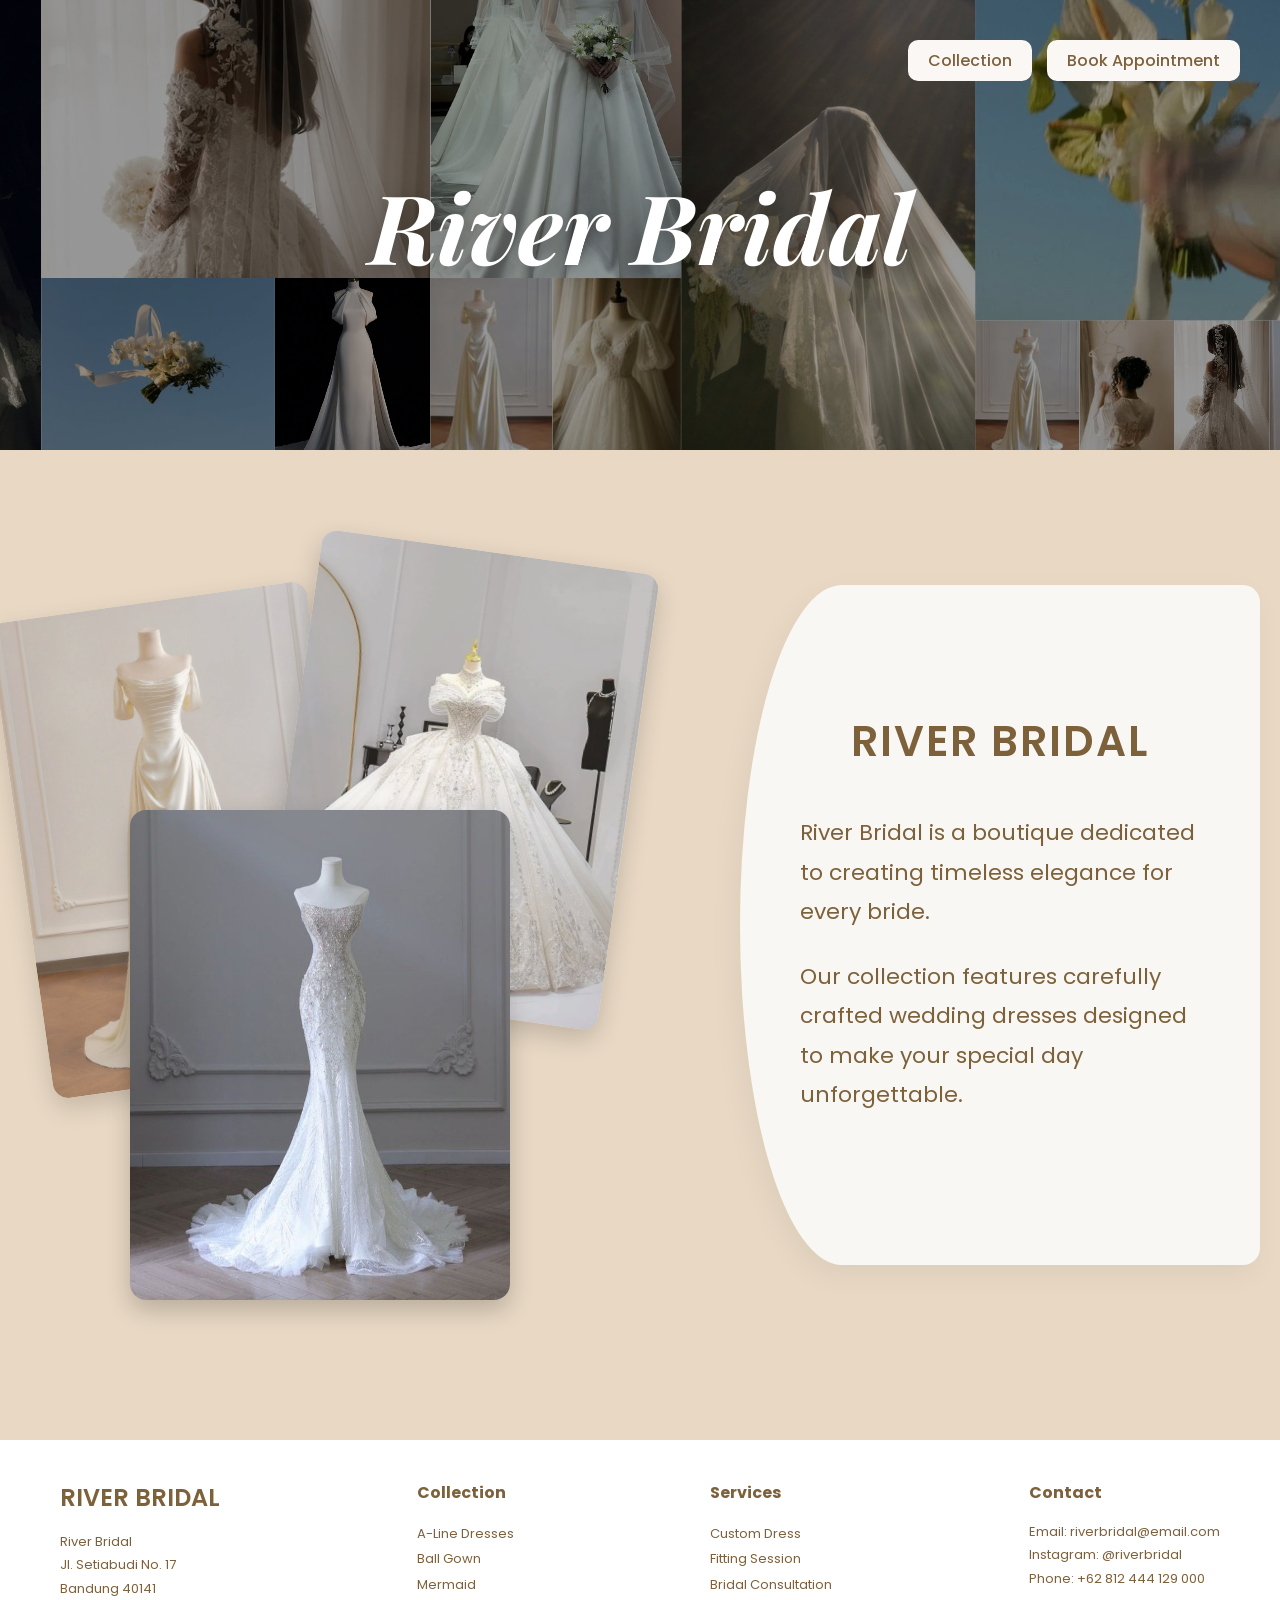
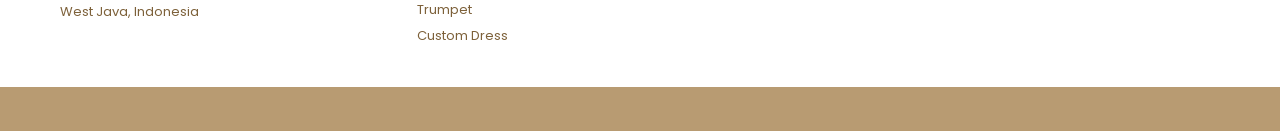
<file: index.html>
<!DOCTYPE html>
<html lang="en">
<head>
    <meta charset="UTF-8">
    <meta name="viewport" content="width=device-width, initial-scale=1.0">
    <title>River Bridal - Home</title>
    <link rel="preconnect" href="https://fonts.googleapis.com">
    <link rel="preconnect" href="https://fonts.gstatic.com" crossorigin>
    <link href="https://fonts.googleapis.com/css2?family=Playfair+Display:ital,wght@0,600;0,700;1,700&family=Poppins:wght@400;500;600&display=swap" rel="stylesheet">
    <link rel="stylesheet" href="style.css">
</head>
<body>

    <header class="hero">
        <div class="hero-overlay"></div>
        <nav class="navbar">
            <a href="collection.html" class="nav-btn">Collection</a>
            <a href="form.html" class="nav-btn">Book Appointment</a>
        </nav>
        <h1 class="hero-title">River Bridal</h1>
    </header>

    <main class="main-content">
        
        <div class="photo-stack">
            <img src="a line weddress.jpg" alt="Bridal Dress Back" class="img-back-left">
            <img src="ball gown weddress.jpg" alt="Bridal Dress Center" class="img-back-right">
            <img src="trumpet weddress.jpg" alt="Bridal Dress Front" class="img-front">
        </div>

        <div class="brand-description-box">
            <h2 class="brand-title">RIVER BRIDAL</h2>
            <div class="brand-text">
                <p>River Bridal is a boutique dedicated to creating timeless elegance for every bride.</p>
                <p>Our collection features carefully crafted wedding dresses designed to make your special day unforgettable.</p>
            </div>
        </div>

    </main>

    <footer class="footer">
        <div class="footer-content">
            <div class="footer-brand">
                <h3>RIVER BRIDAL</h3>
                <p>River Bridal<br>Jl. Setiabudi No. 17<br>Bandung 40141<br>West Java, Indonesia</p>
            </div>
            
            <div class="footer-links">
                <h4>Collection</h4>
                <ul>
                    <li><a href="collection.html">A-Line Dresses</a></li>
                    <li><a href="collection.html">Ball Gown</a></li>
                    <li><a href="collection.html">Mermaid</a></li>
                    <li><a href="collection.html">Trumpet</a></li>
                    <li><a href="collection.html">Custom Dress</a></li>
                </ul>
            </div>

            <div class="footer-links">
                <h4>Services</h4>
                <ul>
                    <li><a href="#">Custom Dress</a></li>
                    <li><a href="#">Fitting Session</a></li>
                    <li><a href="#">Bridal Consultation</a></li>
                </ul>
            </div>

            <div class="footer-links">
                <h4>Contact</h4>
                <p>Email: riverbridal@email.com</p>
                <p>Instagram: @riverbridal</p>
                <p>Phone: +62 812 444 129 000</p>
            </div>
        </div>
        <div class="footer-bottom"></div>
    </footer>

</body>
</html>
</file>
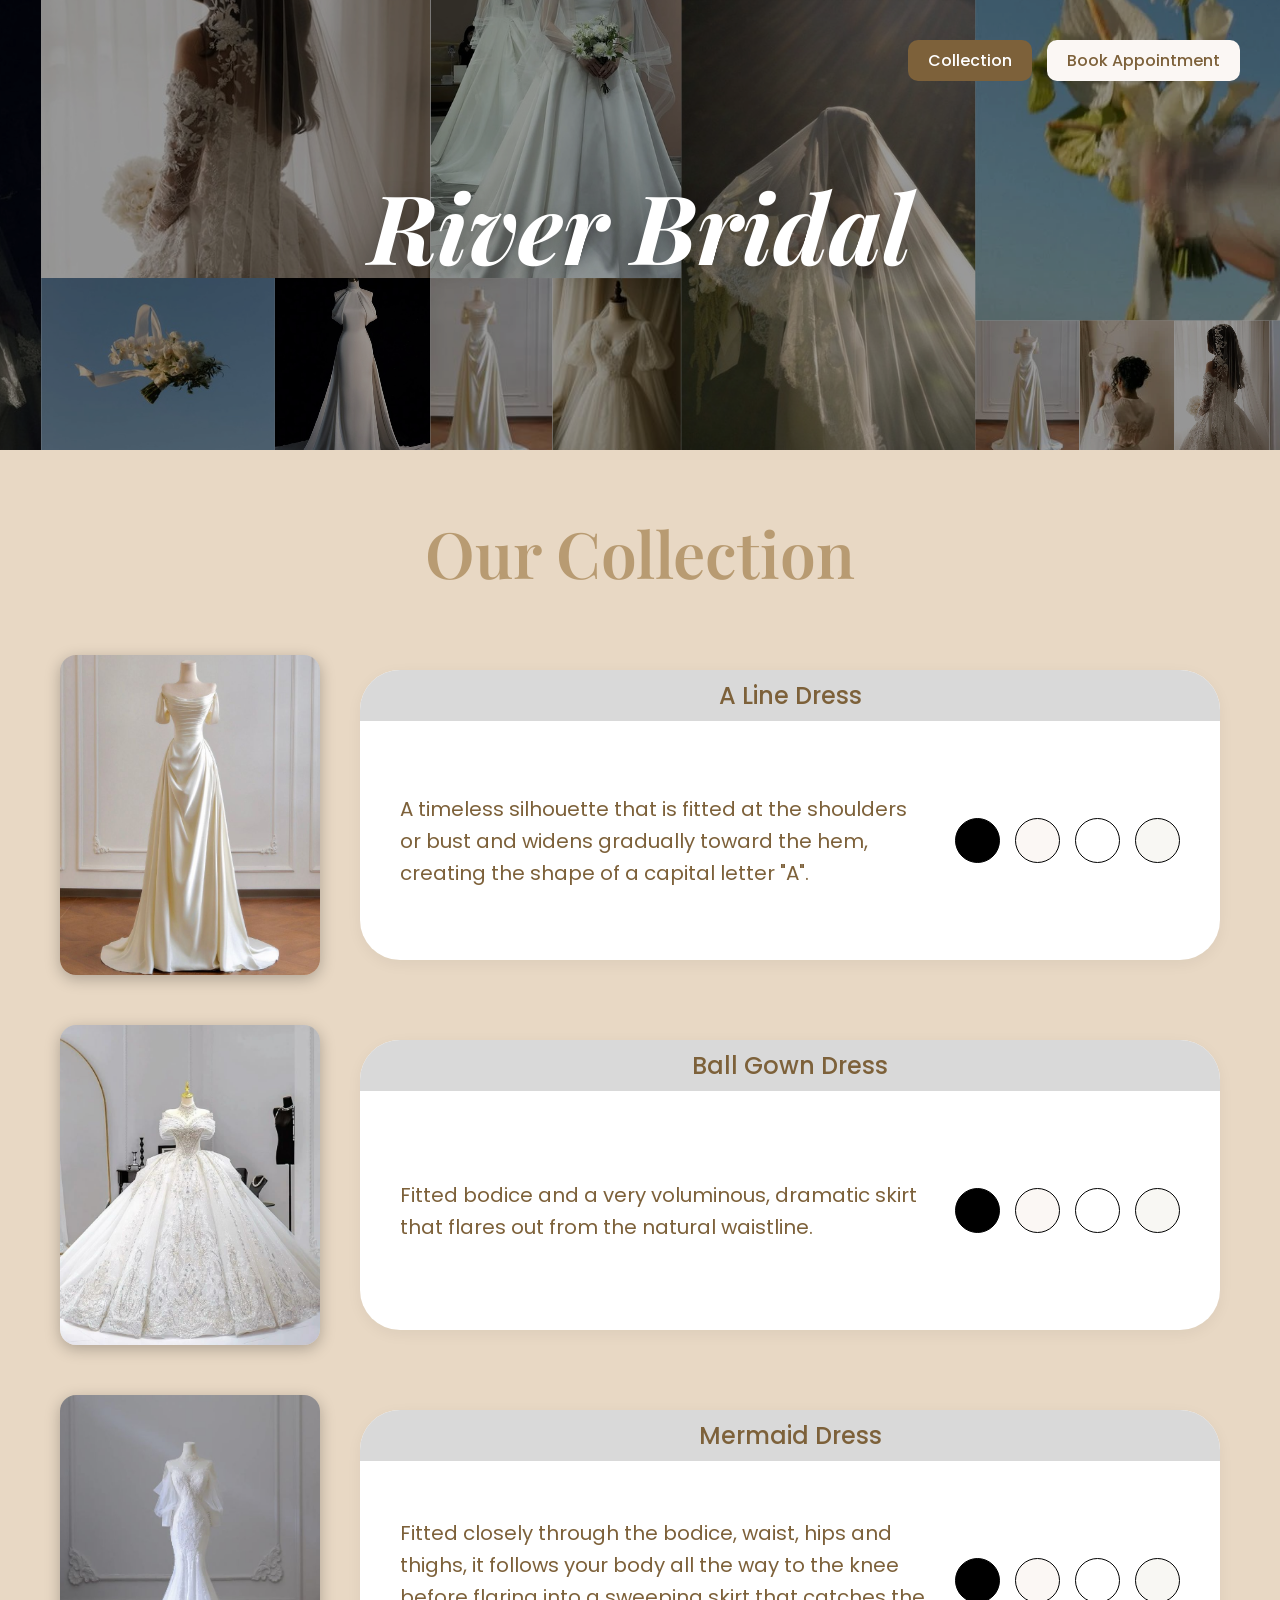
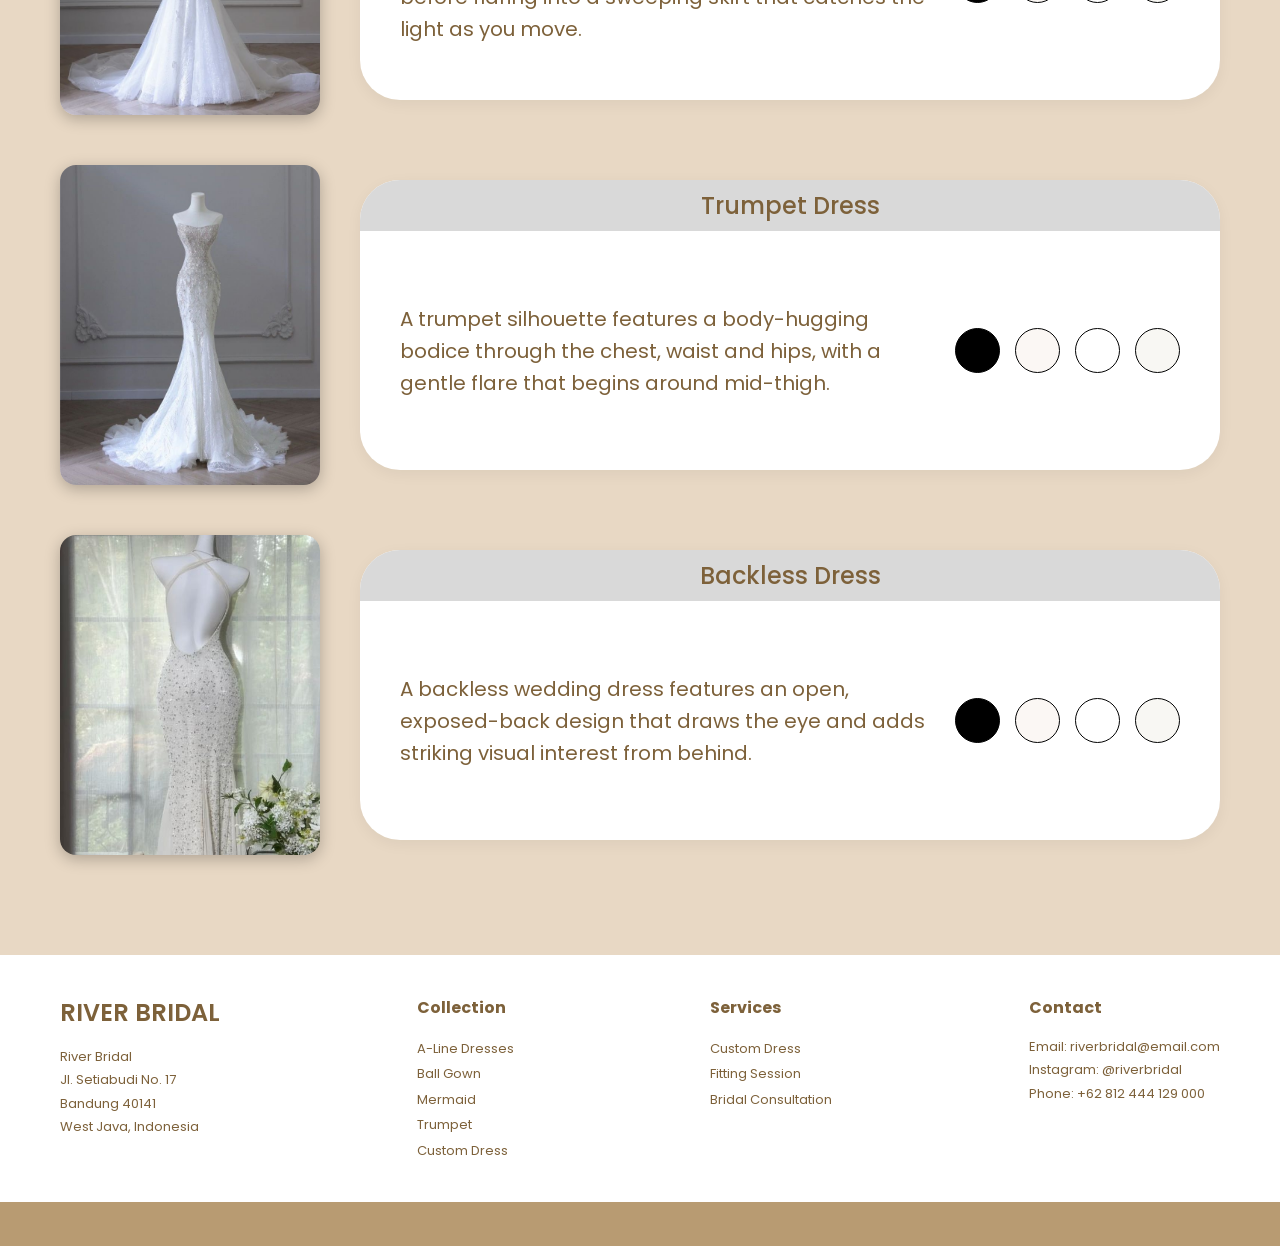
<file: collection.html>
<!DOCTYPE html>
<html lang="en">
<head>
    <meta charset="UTF-8">
    <meta name="viewport" content="width=device-width, initial-scale=1.0">
    <title>River Bridal - Our Collection</title>
    <link rel="preconnect" href="https://fonts.googleapis.com">
    <link rel="preconnect" href="https://fonts.gstatic.com" crossorigin>
    <link href="https://fonts.googleapis.com/css2?family=Playfair+Display:ital,wght@0,600;0,700;1,700&family=Poppins:wght@400;500;600&display=swap" rel="stylesheet">
    <link rel="stylesheet" href="style.css">
</head>
<body>

    <header class="hero">
        <div class="hero-overlay"></div>
        <nav class="navbar">
            <a href="#" class="nav-btn btn-active">Collection</a>
            <a href="form.html" class="nav-btn">Book Appointment</a>
        </nav>
        <h1 class="hero-title">River Bridal</h1>
    </header>

    <main class="collection-container">
        <h2 class="main-title">Our Collection</h2>
        
        <div class="collection-item">
            <div class="image-wrapper">
                <img src="a line weddress.jpg" alt="A Line Dress">
            </div>
            <div class="details-box">
                <div class="badge-title">A Line Dress</div>
                <div class="box-content">
                    <p class="description">
                        A timeless silhouette that is fitted at the shoulders or bust and widens gradually toward the hem, creating the shape of a capital letter "A".
                    </p>
                    <div class="color-options">
                        <span class="color-dot color-black"></span>
                        <span class="color-dot color-cream"></span>
                        <span class="color-dot color-white"></span>
                        <span class="color-dot color-offwhite"></span>
                    </div>
                </div>
            </div>
        </div>

        <div class="collection-item">
            <div class="image-wrapper">
                <img src="ball gown weddress.jpg" alt="Ball Gown Dress">
            </div>
            <div class="details-box">
                <div class="badge-title">Ball Gown Dress</div>
                <div class="box-content">
                    <p class="description">
                        Fitted bodice and a very voluminous, dramatic skirt that flares out from the natural waistline.
                    </p>
                    <div class="color-options">
                        <span class="color-dot color-black"></span>
                        <span class="color-dot color-cream"></span>
                        <span class="color-dot color-white"></span>
                        <span class="color-dot color-offwhite"></span>
                    </div>
                </div>
            </div>
        </div>

        <div class="collection-item">
            <div class="image-wrapper">
                <img src="Elegant Mermaid Lace Beaded Tulle Wedding Dress P2584 - Custom Color(Add Your Color On ”Order special instructions“ ） _ Custom Size(Add Your Size On ”Order special instructions“ ）.jpg" alt="Mermaid Dress">
            </div>
            <div class="details-box">
                <div class="badge-title">Mermaid Dress</div>
                <div class="box-content">
                    <p class="description">
                        Fitted closely through the bodice, waist, hips and thighs, it follows your body all the way to the knee before flaring into a sweeping skirt that catches the light as you move.
                    </p>
                    <div class="color-options">
                        <span class="color-dot color-black"></span>
                        <span class="color-dot color-cream"></span>
                        <span class="color-dot color-white"></span>
                        <span class="color-dot color-offwhite"></span>
                    </div>
                </div>
            </div>
        </div>

        <div class="collection-item">
            <div class="image-wrapper">
                <img src="trumpet weddress.jpg" alt="Trumpet Dress">
            </div>
            <div class="details-box">
                <div class="badge-title">Trumpet Dress</div>
                <div class="box-content">
                    <p class="description">
                        A trumpet silhouette features a body-hugging bodice through the chest, waist and hips, with a gentle flare that begins around mid-thigh.
                    </p>
                    <div class="color-options">
                        <span class="color-dot color-black"></span>
                        <span class="color-dot color-cream"></span>
                        <span class="color-dot color-white"></span>
                        <span class="color-dot color-offwhite"></span>
                    </div>
                </div>
            </div>
        </div>

        <div class="collection-item">
            <div class="image-wrapper">
                <img src="backless weddress.jpg" alt="Backless Dress">
            </div>
            <div class="details-box">
                <div class="badge-title">Backless Dress</div>
                <div class="box-content">
                    <p class="description">
                        A backless wedding dress features an open, exposed-back design that draws the eye and adds striking visual interest from behind.
                    </p>
                    <div class="color-options">
                        <span class="color-dot color-black"></span>
                        <span class="color-dot color-cream"></span>
                        <span class="color-dot color-white"></span>
                        <span class="color-dot color-offwhite"></span>
                    </div>
                </div>
            </div>
        </div>

    </main>

    <footer class="footer">
        <div class="footer-content">
            <div class="footer-brand">
                <h3>RIVER BRIDAL</h3>
                <p>River Bridal<br>Jl. Setiabudi No. 17<br>Bandung 40141<br>West Java, Indonesia</p>
            </div>
            
            <div class="footer-links">
                <h4>Collection</h4>
                <ul>
                    <li><a href="#">A-Line Dresses</a></li>
                    <li><a href="#">Ball Gown</a></li>
                    <li><a href="#">Mermaid</a></li>
                    <li><a href="#">Trumpet</a></li>
                    <li><a href="#">Custom Dress</a></li>
                </ul>
            </div>

            <div class="footer-links">
                <h4>Services</h4>
                <ul>
                    <li><a href="#">Custom Dress</a></li>
                    <li><a href="#">Fitting Session</a></li>
                    <li><a href="#">Bridal Consultation</a></li>
                </ul>
            </div>

            <div class="footer-links">
                <h4>Contact</h4>
                <p>Email: riverbridal@email.com</p>
                <p>Instagram: @riverbridal</p>
                <p>Phone: +62 812 444 129 000</p>
            </div>
        </div>
        <div class="footer-bottom"></div>
    </footer>

</body>
</html>
</file>
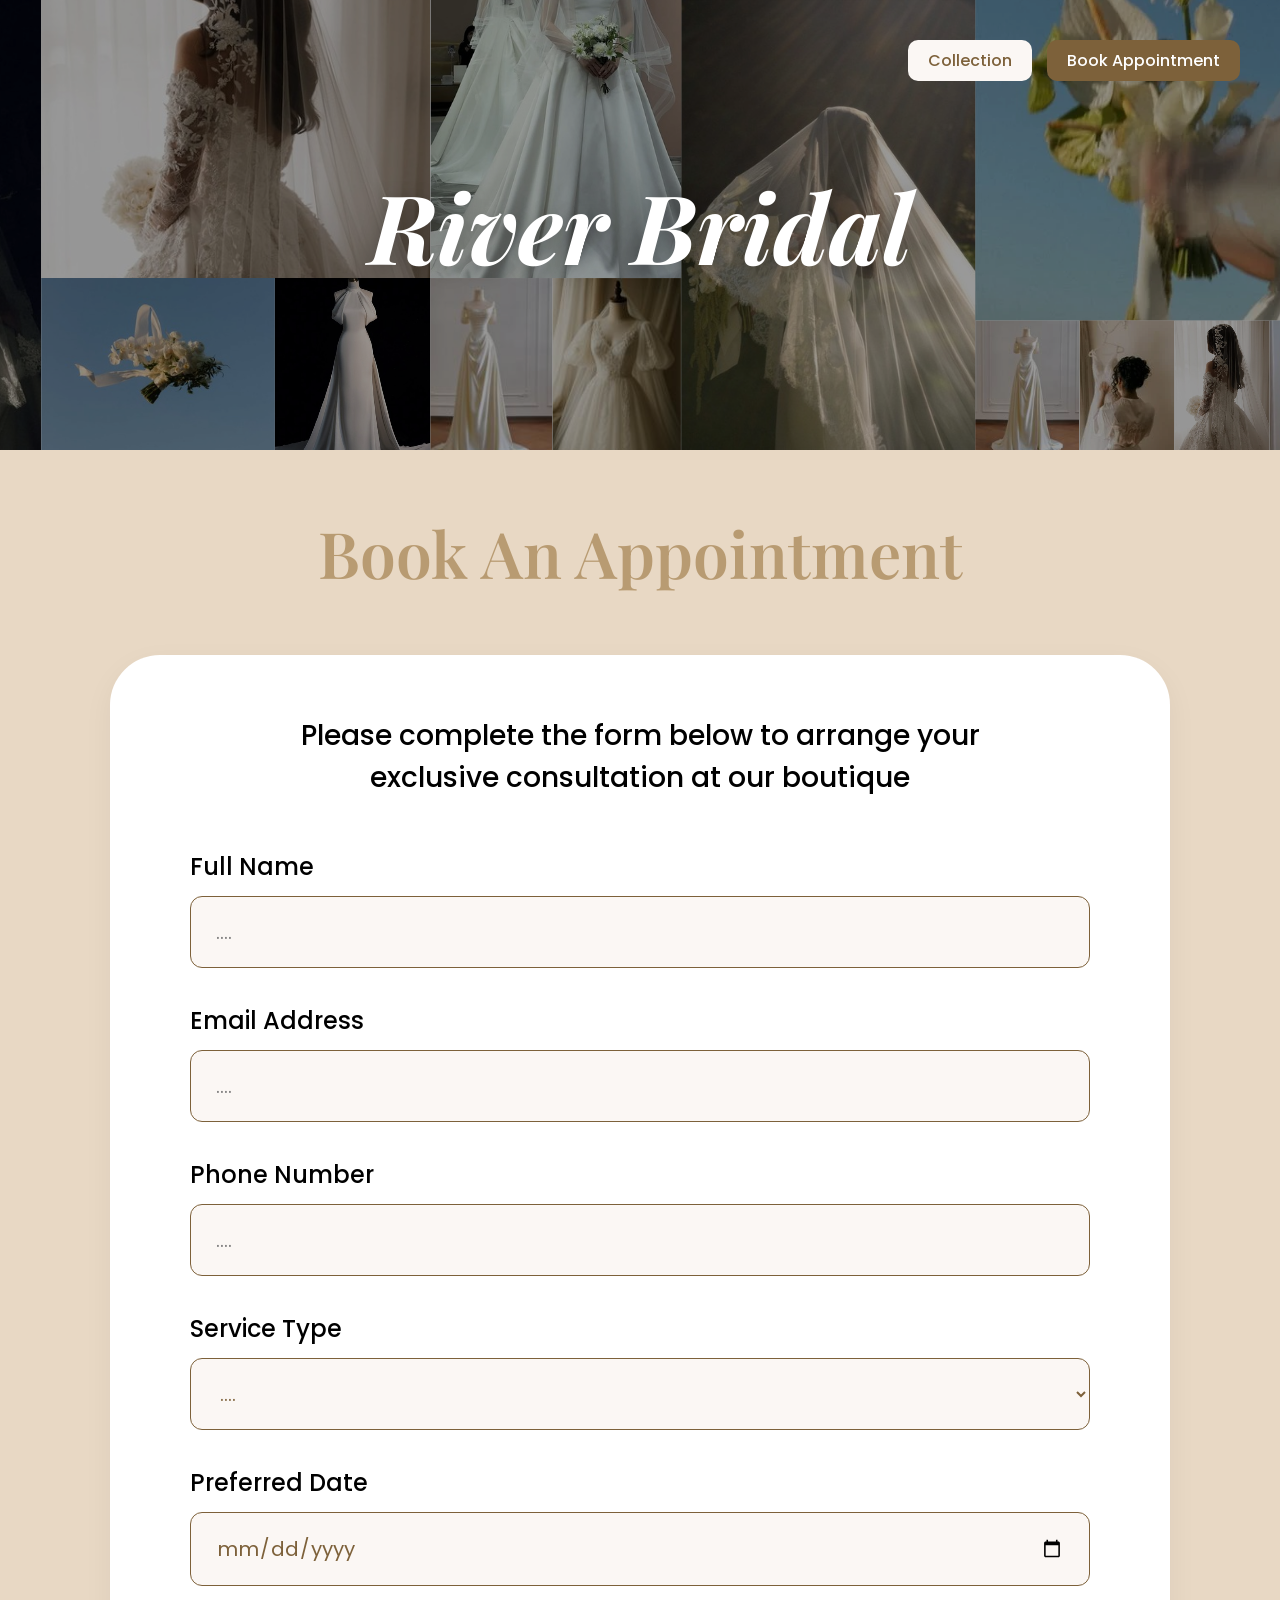
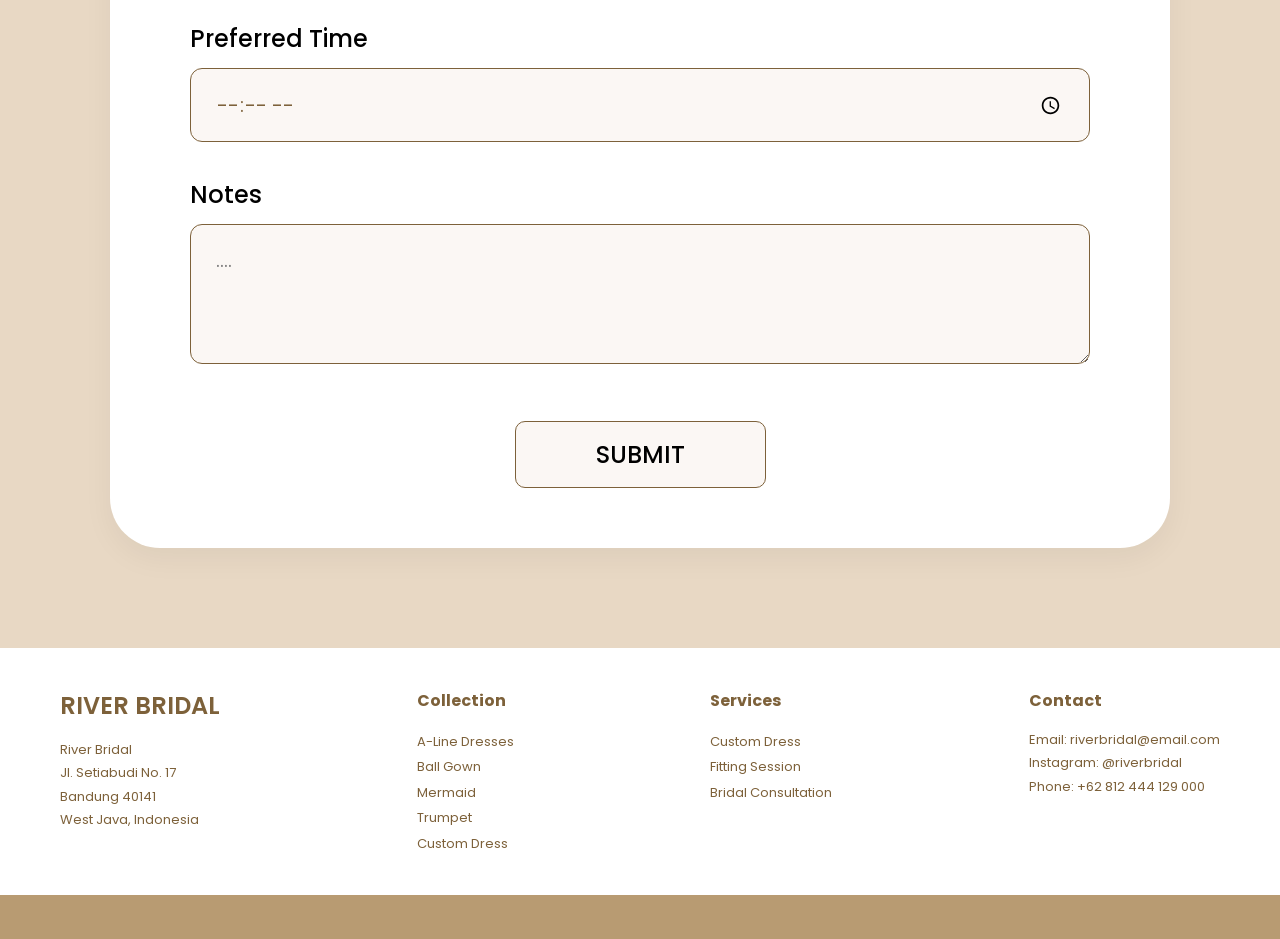
<file: form.html>
<!DOCTYPE html>
<html lang="en">
<head>
    <meta charset="UTF-8">
    <meta name="viewport" content="width=device-width, initial-scale=1.0">
    <title>River Bridal - Book An Appointment</title>
    <link rel="preconnect" href="https://fonts.googleapis.com">
    <link rel="preconnect" href="https://fonts.gstatic.com" crossorigin>
    <link href="https://fonts.googleapis.com/css2?family=Playfair+Display:ital,wght@0,600;1,700&family=Poppins:wght@400;500;600&display=swap" rel="stylesheet">
    <link rel="stylesheet" href="style.css">
</head>
<body>

    <header class="hero">
        <div class="hero-overlay"></div>
        <nav class="navbar">
            <a href="collection.html" class="nav-btn">Collection</a>
            <a href="form.html" class="nav-btn btn-active">Book Appointment</a>
        </nav>
        <h1 class="hero-title">River Bridal</h1>
    </header>

    <main class="form-container">
        
        <h2 class="main-title">Book An Appointment</h2>

        <div class="form-card">
            <p class="form-instruction">
                Please complete the form below to arrange your<br>
                exclusive consultation at our boutique
            </p>

            <form action="thankyou.html" method="GET">
                
                <div class="form-group">
                    <label for="fullname">Full Name</label>
                    <input type="text" id="fullname" name="fullname" placeholder="...." required>
                </div>

                <div class="form-group">
                    <label for="email">Email Address</label>
                    <input type="email" id="email" name="email" placeholder="...." required>
                </div>

                <div class="form-group">
                    <label for="phone">Phone Number</label>
                    <input type="tel" id="phone" name="phone" placeholder="...." required>
                </div>

                <div class="form-group">
                    <label for="service">Service Type</label>
                    <select id="service" name="service" required>
                        <option value="" disabled selected hidden>....</option>
                        <option value="Custom Dress">Custom Dress</option>
                        <option value="Fitting Session">Fitting Session</option>
                        <option value="Bridal Consultation">Bridal Consultation</option>
                    </select>
                </div>

                <div class="form-group">
                    <label for="date">Preferred Date</label>
                    <input type="date" id="date" name="date" required>
                </div>

                <div class="form-group">
                    <label for="time">Preferred Time</label>
                    <input type="time" id="time" name="time" required>
                </div>

                <div class="form-group">
                    <label for="notes">Notes</label>
                    <textarea id="notes" name="notes" placeholder="...."></textarea>
                </div>

                <div class="form-submit-wrapper">
                    <button type="submit" class="btn-submit">SUBMIT</button>
                </div>

            </form>
        </div>

    </main>

    <footer class="footer">
        <div class="footer-content">
            <div class="footer-brand">
                <h3>RIVER BRIDAL</h3>
                <p>River Bridal<br>Jl. Setiabudi No. 17<br>Bandung 40141<br>West Java, Indonesia</p>
            </div>
            
            <div class="footer-links">
                <h4>Collection</h4>
                <ul>
                    <li><a href="collection.html">A-Line Dresses</a></li>
                    <li><a href="collection.html">Ball Gown</a></li>
                    <li><a href="collection.html">Mermaid</a></li>
                    <li><a href="collection.html">Trumpet</a></li>
                    <li><a href="collection.html">Custom Dress</a></li>
                </ul>
            </div>

            <div class="footer-links">
                <h4>Services</h4>
                <ul>
                    <li><a href="#">Custom Dress</a></li>
                    <li><a href="#">Fitting Session</a></li>
                    <li><a href="#">Bridal Consultation</a></li>
                </ul>
            </div>

            <div class="footer-links">
                <h4>Contact</h4>
                <p>Email: riverbridal@email.com</p>
                <p>Instagram: @riverbridal</p>
                <p>Phone: +62 812 444 129 000</p>
            </div>
        </div>
        <div class="footer-bottom"></div>
    </footer>

<script>
    
    const formPernikahan = document.querySelector('form');
    const tombolSubmit = document.querySelector('button[type="submit"]');

    
    formPernikahan.addEventListener('submit', function(event) {
        event.preventDefault();

        
        tombolSubmit.innerText = "PROCESSING...";
        tombolSubmit.style.opacity = "0.6";
        tombolSubmit.style.cursor = "not-allowed";

        
        setTimeout(() => {
            window.location.href = formPernikahan.getAttribute('action');
        }, 1500);
    });
</script>



</body>
</html>
</file>
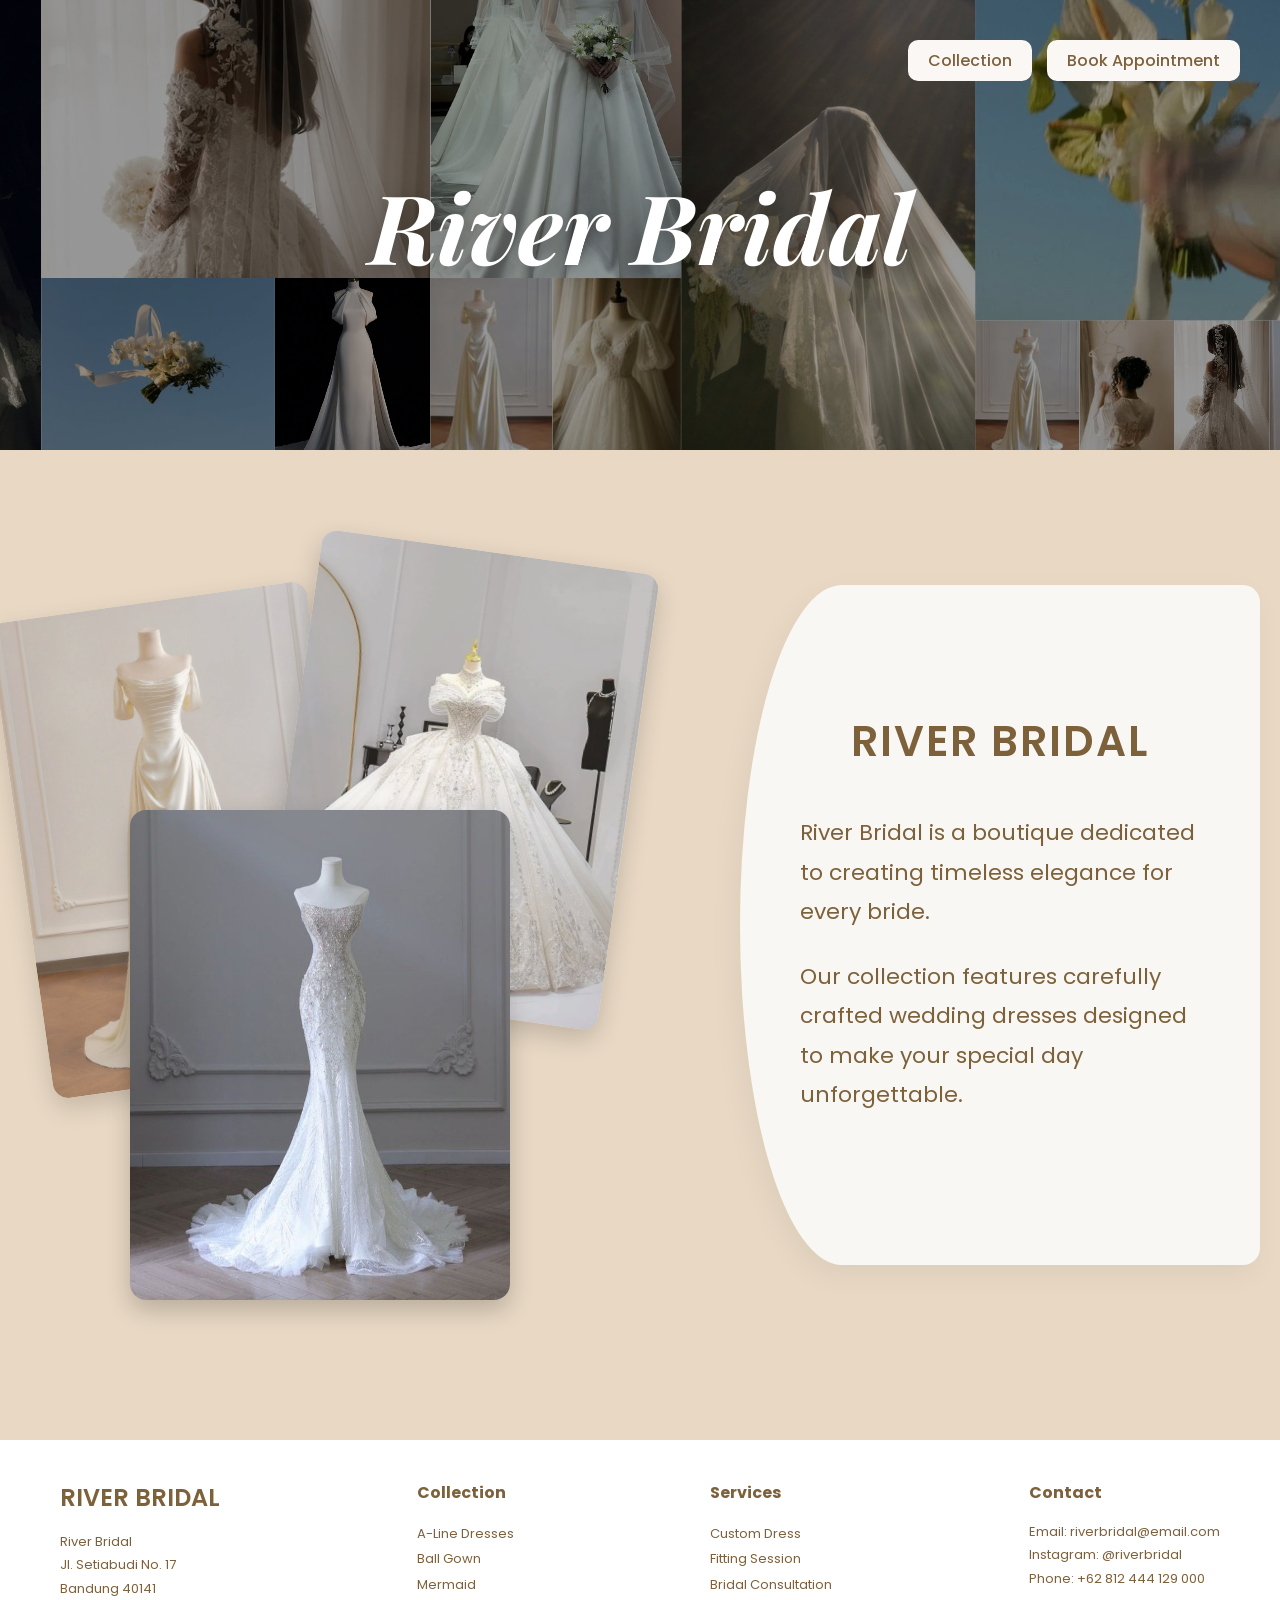
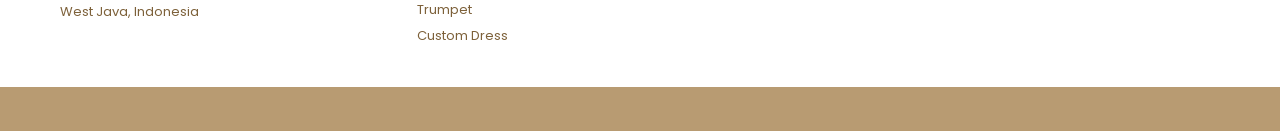
<file: home.html>
<!DOCTYPE html>
<html lang="en">
<head>
    <meta charset="UTF-8">
    <meta name="viewport" content="width=device-width, initial-scale=1.0">
    <title>River Bridal - Home</title>
    <link rel="preconnect" href="https://fonts.googleapis.com">
    <link rel="preconnect" href="https://fonts.gstatic.com" crossorigin>
    <link href="https://fonts.googleapis.com/css2?family=Playfair+Display:ital,wght@0,600;0,700;1,700&family=Poppins:wght@400;500;600&display=swap" rel="stylesheet">
    <link rel="stylesheet" href="style.css">
</head>
<body>

    <header class="hero">
        <div class="hero-overlay"></div>
        <nav class="navbar">
            <a href="collection.html" class="nav-btn">Collection</a>
            <a href="form.html" class="nav-btn">Book Appointment</a>
        </nav>
        <h1 class="hero-title">River Bridal</h1>
    </header>

    <main class="main-content">
        
        <div class="photo-stack">
            <img src="a line weddress.jpg" alt="Bridal Dress Back" class="img-back-left">
            <img src="ball gown weddress.jpg" alt="Bridal Dress Center" class="img-back-right">
            <img src="trumpet weddress.jpg" alt="Bridal Dress Front" class="img-front">
        </div>

        <div class="brand-description-box">
            <h2 class="brand-title">RIVER BRIDAL</h2>
            <div class="brand-text">
                <p>River Bridal is a boutique dedicated to creating timeless elegance for every bride.</p>
                <p>Our collection features carefully crafted wedding dresses designed to make your special day unforgettable.</p>
            </div>
        </div>

    </main>

    <footer class="footer">
        <div class="footer-content">
            <div class="footer-brand">
                <h3>RIVER BRIDAL</h3>
                <p>River Bridal<br>Jl. Setiabudi No. 17<br>Bandung 40141<br>West Java, Indonesia</p>
            </div>
            
            <div class="footer-links">
                <h4>Collection</h4>
                <ul>
                    <li><a href="collection.html">A-Line Dresses</a></li>
                    <li><a href="collection.html">Ball Gown</a></li>
                    <li><a href="collection.html">Mermaid</a></li>
                    <li><a href="collection.html">Trumpet</a></li>
                    <li><a href="collection.html">Custom Dress</a></li>
                </ul>
            </div>

            <div class="footer-links">
                <h4>Services</h4>
                <ul>
                    <li><a href="#">Custom Dress</a></li>
                    <li><a href="#">Fitting Session</a></li>
                    <li><a href="#">Bridal Consultation</a></li>
                </ul>
            </div>

            <div class="footer-links">
                <h4>Contact</h4>
                <p>Email: riverbridal@email.com</p>
                <p>Instagram: @riverbridal</p>
                <p>Phone: +62 812 444 129 000</p>
            </div>
        </div>
        <div class="footer-bottom"></div>
    </footer>

</body>
</html>
</file>
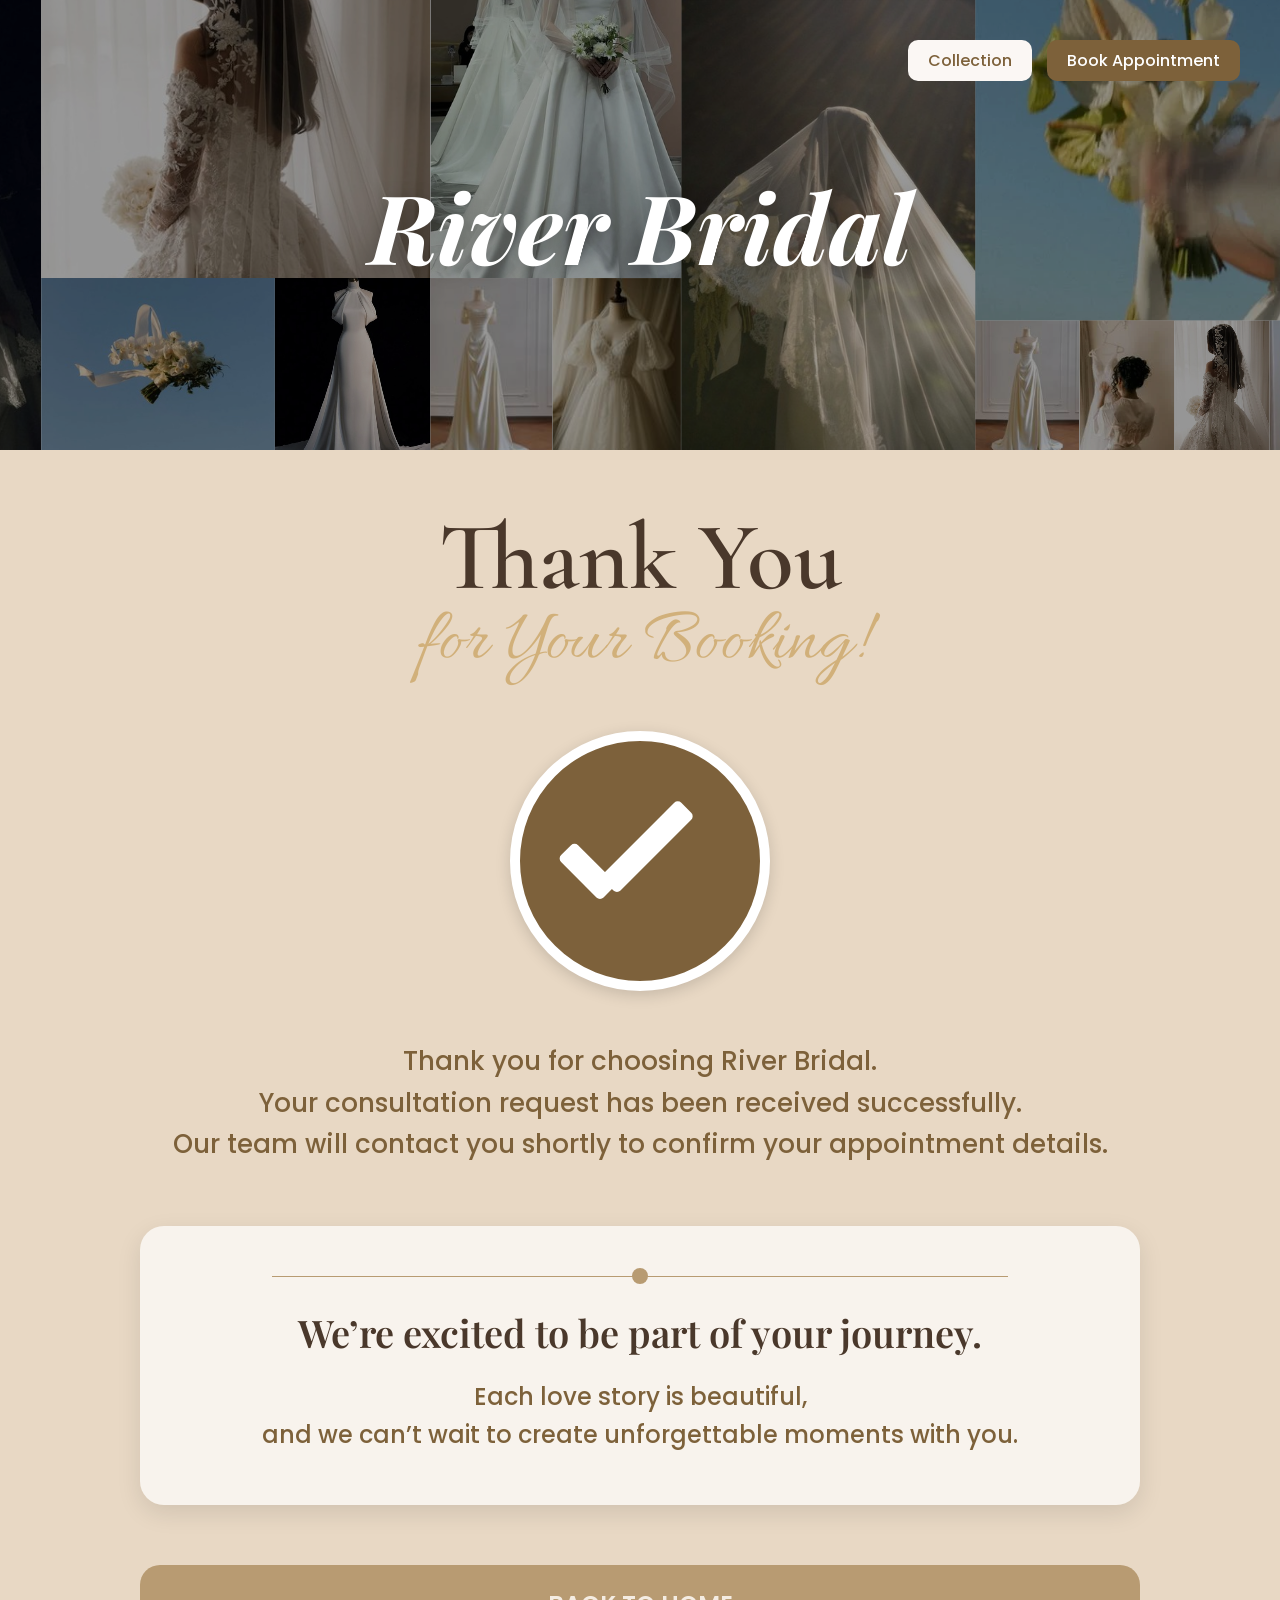
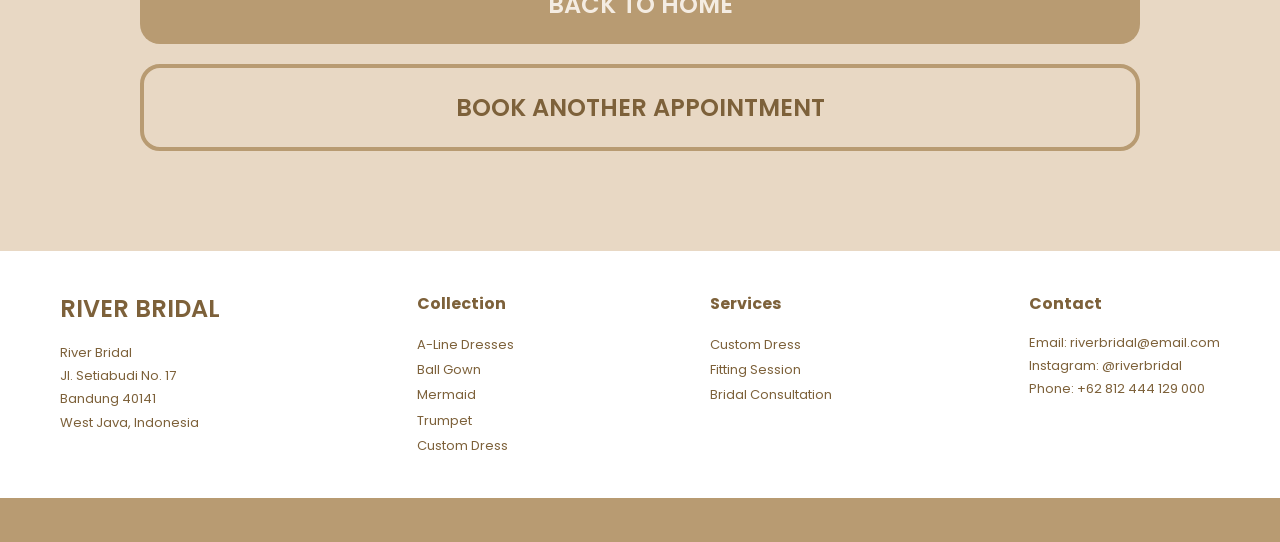
<file: thankyou.html>
<!DOCTYPE html>
<html lang="en">
<head>
    <meta charset="UTF-8">
    <meta name="viewport" content="width=device-width, initial-scale=1.0">
    <title>River Bridal - Thank You</title>
    <link rel="preconnect" href="https://fonts.googleapis.com">
    <link rel="preconnect" href="https://fonts.gstatic.com" crossorigin>
    <link href="https://fonts.googleapis.com/css2?family=Allura&family=Cormorant+Garamond:wght@600&family=Playfair+Display:ital,wght@0,600;0,700;1,700&family=Poppins:wght@400;500;600&display=swap" rel="stylesheet">
    <link rel="stylesheet" href="style.css">
</head>
<body>

    <header class="hero">
        <div class="hero-overlay"></div>
        <nav class="navbar">
            <a href="#" class="nav-btn">Collection</a>
            <a href="#" class="nav-btn btn-active">Book Appointment</a>
        </nav>
        <h1 class="hero-title">River Bridal</h1>
    </header>

    <main class="success-container">
        
        <div class="success-header">
            <h2 class="title-thankyou">Thank You</h2>
            <h3 class="title-booking">for Your Booking!</h3>
        </div>

        <div class="checkmark-wrapper">
            <div class="checkmark-circle">
                <div class="checkmark-stem"></div>
                <div class="checkmark-kick"></div>
            </div>
        </div>

        <p class="status-message">
            Thank you for choosing River Bridal.<br>
            Your consultation request has been received successfully.<br>
            Our team will contact you shortly to confirm your appointment details.
        </p>

        <div class="quote-box">
            <div class="divider-line">
                <span class="dot"></span>
            </div>
            <h4 class="quote-title">We’re excited to be part of your journey.</h4>
            <p class="quote-text">
                Each love story is beautiful,<br>
                and we can’t wait to create unforgettable moments with you.
            </p>
        </div>

        <div class="action-buttons">
            <a href="index.html" class="btn btn-primary">BACK TO HOME</a>
            <a href="form.html" class="btn btn-secondary">BOOK ANOTHER APPOINTMENT</a>
        </div>

    </main>

    <footer class="footer">
        <div class="footer-content">
            <div class="footer-brand">
                <h3>RIVER BRIDAL</h3>
                <p>River Bridal<br>Jl. Setiabudi No. 17<br>Bandung 40141<br>West Java, Indonesia</p>
            </div>
            
            <div class="footer-links">
                <h4>Collection</h4>
                <ul>
                    <li><a href="#">A-Line Dresses</a></li>
                    <li><a href="#">Ball Gown</a></li>
                    <li><a href="#">Mermaid</a></li>
                    <li><a href="#">Trumpet</a></li>
                    <li><a href="#">Custom Dress</a></li>
                </ul>
            </div>

            <div class="footer-links">
                <h4>Services</h4>
                <ul>
                    <li><a href="#">Custom Dress</a></li>
                    <li><a href="#">Fitting Session</a></li>
                    <li><a href="#">Bridal Consultation</a></li>
                </ul>
            </div>

            <div class="footer-links">
                <h4>Contact</h4>
                <p>Email: riverbridal@email.com</p>
                <p>Instagram: @riverbridal</p>
                <p>Phone: +62 812 444 129 000</p>
            </div>
        </div>
        <div class="footer-bottom"></div>
    </footer>

</body>
</html>
</file>
<file: style.css>
* {
    margin: 0;
    padding: 0;
    box-sizing: border-box;
}

body {
    font-family: 'Poppins', sans-serif;
    background-color: #E8D8C4;
    color: #333333;
    overflow-x: hidden;
}

.hero {
    position: relative;
    width: 100%;
    height: 450px;
    background-image: url(hero.png); 
    background-size: cover;
    background-position: center;
    display: flex;
    flex-direction: column;
    justify-content: center;
    align-items: center;
}

.hero-overlay {
    position: absolute;
    top: 0;
    left: 0;
    width: 100%;
    height: 100%;
    background-color: rgba(0, 0, 0, 0.4);
    z-index: 1;
}

.navbar {
    position: absolute;
    top: 40px;
    right: 40px;
    display: flex;
    gap: 15px;
    z-index: 2;
}

.nav-btn {
    display: inline-block;
    padding: 8px 20px;
    background-color: #FBF7F4;
    color: #7D613A;
    text-decoration: none;
    font-size: 16px;
    font-weight: 500;
    border-radius: 10px;
    transition: all 0.3s ease;
}

.nav-btn:hover, .nav-btn.btn-active {
    background-color: #7D613A;
    color: #FFFFFF;
}

.hero-title {
    position: relative;
    z-index: 2;
    font-family: 'Playfair Display', serif;
    font-style: italic;
    font-weight: 700;
    font-size: 96px;
    color: #FFFFFF;
    text-shadow: 0px 4px 20px rgba(0, 0, 0, 0.25);
}


.main-content {
    max-width: 1300px;
    margin: 100px auto 140px auto;
    padding: 0 20px;
    display: flex;
    justify-content: space-between;
    align-items: center;
    gap: 40px;
}


.photo-stack {
    position: relative;
    width: 650px;
    height: 750px;
    flex-shrink: 0;
}

.photo-stack img {
    position: absolute;
    object-fit: cover;
    border-radius: 16px;
    box-shadow: 0px 10px 25px rgba(0, 0, 0, 0.2);
    transition: transform 0.4s ease;
}

.img-back-left {
    width: 320px;
    height: 480px;
    left: 0;
    top: 50px;
    transform: rotate(-8deg);
    opacity: 0.75;
    z-index: 1;
}

.img-back-right {
    width: 340px;
    height: 460px;
    right: 40px;
    top: 0;
    transform: rotate(8deg);
    opacity: 0.85;
    z-index: 2;
}

.img-front {
    width: 380px;
    height: 490px;
    left: 110px;
    bottom: 0;
    opacity: 1;
    z-index: 3;
}

.photo-stack:hover .img-front {
    transform: scale(1.03);
}


.brand-description-box {
    flex-grow: 1;
    background-color: #F8F7F3;
    padding: 80px 60px;
    border-top-left-radius: 120px 400px;
    border-bottom-left-radius: 120px 400px;
    border-top-right-radius: 20px;
    border-bottom-right-radius: 20px;
    box-shadow: -5px 10px 30px rgba(0, 0, 0, 0.05);
    max-width: 520px;
    min-height: 680px;
    display: flex;
    flex-direction: column;
    justify-content: center;
}

.brand-title {
    font-size: 42px;
    font-weight: 600;
    color: #7D613A;
    letter-spacing: 2px;
    margin-bottom: 40px;
    text-align: center;
}

.brand-text p {
    font-size: 22px;
    color: #7D613A;
    line-height: 1.8;
    margin-bottom: 25px;
}



.collection-container {
    max-width: 1200px;
    margin: 60px auto 100px auto;
    padding: 0 20px;
}

.main-title {
    font-family: 'Playfair Display', serif;
    font-weight: 600;
    font-size: 64px;
    color: #B89B72;
    text-align: center;
    margin-bottom: 60px;
}


.collection-item {
    display: flex;
    align-items: center;
    gap: 40px;
    margin-bottom: 50px;
    width: 100%;
}

.image-wrapper {
    flex-shrink: 0;
}

.image-wrapper img {
    width: 260px;
    height: 320px;
    object-fit: cover;
    border-radius: 16px;
    box-shadow: 0px 4px 15px rgba(0, 0, 0, 0.25);
    display: block;
}


.details-box {
    flex-grow: 1;
    background-color: #FFFFFF;
    border-radius: 40px;
    overflow: hidden;
    min-height: 290px;
    display: flex;
    flex-direction: column;
    box-shadow: 0px 4px 15px rgba(0, 0, 0, 0.05);
}

.badge-title {
    background-color: #D9D9D9;
    color: #7D613A;
    text-align: center;
    font-size: 24px;
    font-weight: 500;
    padding: 8px 0;
    width: 100%;
}

.box-content {
    padding: 30px 40px;
    display: flex;
    justify-content: space-between;
    align-items: center;
    gap: 30px;
    flex-grow: 1;
}

.description {
    font-size: 20px;
    color: #7D613A;
    line-height: 1.6;
    max-width: 70%;
}


.color-options {
    display: flex;
    gap: 15px;
    flex-shrink: 0;
}

.color-dot {
    width: 45px;
    height: 45px;
    border-radius: 50%;
    border: 1px solid #000000;
    display: inline-block;
}

.color-black { background-color: #000000; }
.color-cream { background-color: #FBF7F4; }
.color-white { background-color: #FFFFFF; }
.color-offwhite { background-color: #F8F7F3; }



.form-container {
    max-width: 1100px; /* Pengunci lebar form biar tidak melar selayar laptop */
    margin: 60px auto 100px auto;
    padding: 0 20px;
}


.form-card {
    background-color: #FFFFFF;
    border-radius: 50px;
    padding: 60px 80px;
    box-shadow: 0px 10px 30px rgba(0, 0, 0, 0.05);
}

.form-instruction {
    font-size: 28px;
    font-weight: 500;
    color: #000000;
    text-align: center;
    line-height: 1.5;
    margin-bottom: 50px;
}

/* Grup Input Form */
.form-group {
    margin-bottom: 35px;
}

.form-group label {
    display: block;
    font-size: 24px;
    font-weight: 500;
    color: #000000;
    margin-bottom: 12px;
}


.form-group input,
.form-group select,
.form-group textarea {
    width: 100%;
    padding: 20px 25px;
    font-family: 'Poppins', sans-serif;
    font-size: 20px;
    background-color: #FBF7F4;
    border: 1px solid #7D613A;
    border-radius: 12px;
    color: #7D613A;
    outline: none;
}

.form-group textarea {
    resize: vertical;
    min-height: 140px;
}


.form-submit-wrapper {
    display: flex;
    justify-content: center;
    margin-top: 50px;
}

.btn-submit {
    font-family: 'Poppins', sans-serif;
    background-color: #FBF7F4;
    color: #000000;
    border: 1px solid #7D613A;
    padding: 15px 80px;
    font-size: 24px;
    font-weight: 500;
    border-radius: 10px;
    cursor: pointer;
    transition: all 0.3s ease;
}

.btn-submit:hover {
    background-color: #7D613A;
    color: #FFFFFF;
}



.success-container {
    max-width: 1200px;
    margin: 60px auto 100px auto;
    padding: 0 20px;
    display: flex;
    flex-direction: column;
    align-items: center;
    width: 100%;
}

.success-header {
    text-align: center;
    margin-bottom: 40px;
}

.title-thankyou {
    font-family: 'Cormorant Garamond', serif;
    font-weight: 600;
    font-size: 96px;
    color: #4A382B;
    line-height: 1;
}

.title-booking {
    font-family: 'Allura', cursive;
    font-weight: 400;
    font-size: 76px;
    color: #D1B07A;
    margin-top: -10px;
}


.checkmark-wrapper {
    margin-bottom: 50px;
    display: flex;
    justify-content: center;
    width: 100%;
}


.checkmark-circle {
    width: 260px;
    height: 260px;
    background-color: #7D613B;
    border: 10px solid #FFFFFF;
    border-radius: 50%;
    position: relative;
    box-shadow: 0px 4px 15px rgba(0, 0, 0, 0.15);
}


.checkmark-stem {
    position: absolute;
    width: 24px;
    height: 60px;
    background-color: #FFFFFF;
    left: 80px;  
    top: 100px;  
    transform: rotate(-45deg);
    transform-origin: left bottom;
    border-radius: 5px;
}


.checkmark-kick {
    position: absolute;
    width: 110px; 
    height: 24px;
    background-color: #FFFFFF;
    left: 80px; 
    top: 136px;  
    transform: rotate(-45deg);
    transform-origin: left top;
    border-radius: 5px;
}



.status-message {
    font-size: 26px;
    font-weight: 500;
    color: #7D613A;
    text-align: center;
    line-height: 1.6;
    width: 100%;
    max-width: 950px;
    margin-bottom: 60px;
    display: block;
}


.quote-box {
    width: 100%;
    max-width: 1000px;
    background-color: rgba(255, 255, 255, 0.7);
    border-radius: 24px;
    padding: 50px 40px;
    box-shadow: 0px 8px 25px rgba(0, 0, 0, 0.1);
    text-align: center;
    margin-bottom: 60px;
}

.divider-line {
    position: relative;
    width: 80%;
    height: 1px;
    background-color: #B89B72;
    margin: 0 auto 30px auto;
}

.divider-line .dot {
    position: absolute;
    width: 16px;
    height: 16px;
    background-color: #B89B72;
    border-radius: 50%;
    top: 50%;
    left: 50%;
    transform: translate(-50%, -50%);
}

.quote-title {
    font-family: 'Playfair Display', serif;
    font-weight: 600;
    font-size: 38px;
    color: #4A382B;
    margin-bottom: 20px;
}

.quote-text {
    font-size: 24px;
    font-weight: 500;
    color: #7D613A;
    line-height: 1.6;
}


.action-buttons {
    width: 100%;
    max-width: 1000px;
    display: flex;
    flex-direction: column;
    gap: 20px;
}

.btn {
    display: block;
    width: 100%;
    padding: 22px 0;
    font-size: 24px;
    font-weight: 600;
    text-align: center;
    text-decoration: none;
    border-radius: 20px;
    transition: all 0.3s ease;
}

.btn-primary {
    background-color: #B89B72;
    color: #F4ECE2;
}

.btn-primary:hover {
    background-color: #9A7E56;
    box-shadow: 0px 4px 15px rgba(184, 155, 114, 0.4);
}

.btn-secondary {
    background-color: #E8D8C4;
    color: #7D613A;
    border: 4px solid #B89B72;
}

.btn-secondary:hover {
    background-color: #B89B72;
    color: #FFFFFF;
}



.footer {
    background-color: #FFFFFF;
    padding-top: 40px;
    width: 100%;
}

.footer-content {
    max-width: 1200px;
    margin: 0 auto;
    padding: 0 20px 40px 20px;
    display: flex;
    justify-content: space-between;
    flex-wrap: wrap;
    gap: 30px;
}

.footer-brand h3, .footer-links h4 {
    color: #7D613A;
    margin-bottom: 15px;
}

.footer-brand h3 { font-size: 24px; font-weight: 600; }
.footer-brand p, .footer-links p, .footer-links ul li a {
    font-size: 13px;
    color: #7D613A;
    line-height: 1.8;
}

.footer-links ul { list-style: none; }
.footer-links ul li a { text-decoration: none; }
.footer-links ul li a:hover { text-decoration: underline; }

.footer-bottom {
    height: 44px;
    background-color: #B89B72;
    width: 100%;
}



@media (max-width: 1100px) {
    /* Home View */
    .main-content { flex-direction: column; margin: 60px auto; }
    .photo-stack { width: 100%; max-width: 550px; height: 600px; }
    .img-back-left { width: 240px; height: 360px; }
    .img-back-right { width: 260px; height: 350px; right: 20px; }
    .img-front { width: 280px; height: 380px; left: 80px; }
    .brand-description-box { max-width: 100%; border-radius: 40px; padding: 40px 30px; min-height: auto; }
    .hero-title { font-size: 60px; }

   
    .collection-item { flex-direction: column; align-items: center; }
    .box-content { flex-direction: column; text-align: center; padding: 20px; }
    .description { max-width: 100%; font-size: 16px; }
    .main-title { font-size: 44px; }

    
    .form-card { padding: 40px 30px; border-radius: 30px; }
    .form-instruction { font-size: 20px; }
    .form-group label { font-size: 18px; }
    .form-group input, .form-group select, .form-group textarea { font-size: 16px; }
    .btn-submit { width: 100%; padding: 15px 0; }

   
    .title-thankyou { font-size: 64px; }
    .title-booking { font-size: 50px; }
    .checkmark-circle { width: 214.91px; height: 159.51px; }
    .checkmark-circle::before { left: 55px; top: 70px; height: 50px; width: 20px; }
    .checkmark-circle::after { left: 55px; top: 100px; width: 80px; height: 20px; }
    .status-message { font-size: 18px; }
    .quote-title { font-size: 24px; }
    .quote-text { font-size: 16px; }
    .btn { font-size: 18px; padding: 15px 0; }
    
    
    .footer-content { flex-direction: column; }
}
</file>
